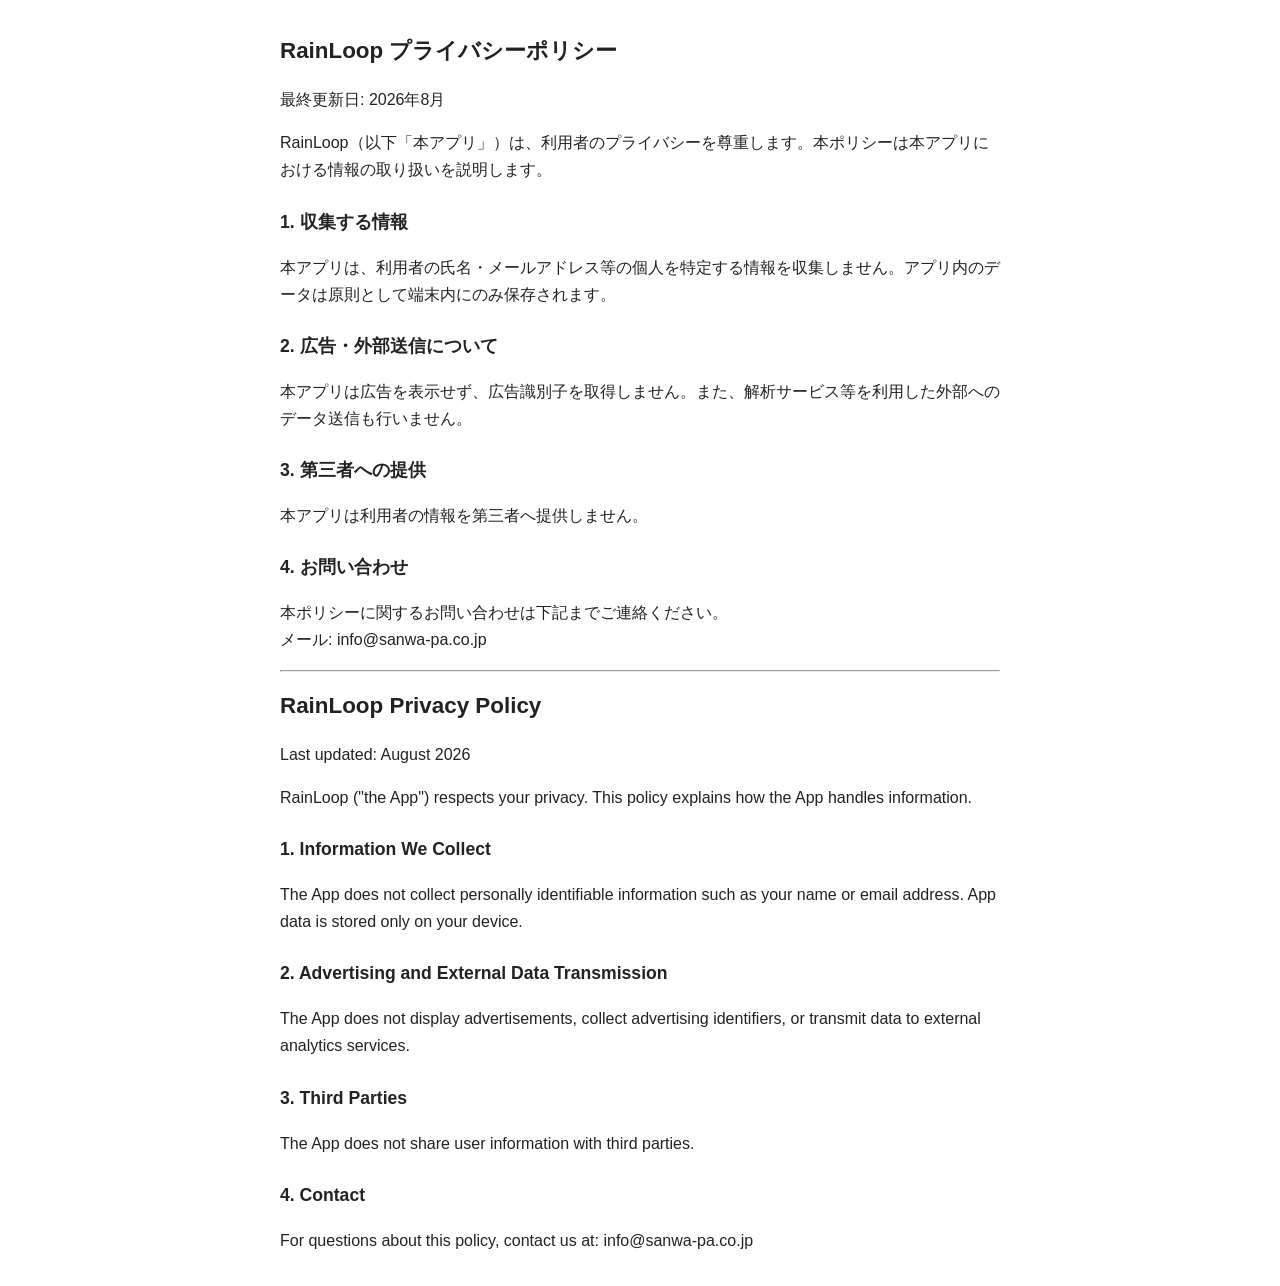
<file: index.html>
<!DOCTYPE html>
<html lang="ja">
<head><meta charset="utf-8"><meta name="viewport" content="width=device-width, initial-scale=1">
<title>RainLoop プライバシーポリシー / Privacy Policy</title>
<style>body{font-family:-apple-system,sans-serif;max-width:720px;margin:2rem auto;padding:0 1rem;line-height:1.7;color:#222}h1{font-size:1.4rem}h2{font-size:1.1rem;margin-top:1.5rem}</style>
</head>
<body>
<h1>RainLoop プライバシーポリシー</h1>
<p>最終更新日: 2026年8月</p>
<p>RainLoop（以下「本アプリ」）は、利用者のプライバシーを尊重します。本ポリシーは本アプリにおける情報の取り扱いを説明します。</p>
<h2>1. 収集する情報</h2>
<p>本アプリは、利用者の氏名・メールアドレス等の個人を特定する情報を収集しません。アプリ内のデータは原則として端末内にのみ保存されます。</p>
<h2>2. 広告・外部送信について</h2>
<p>本アプリは広告を表示せず、広告識別子を取得しません。また、解析サービス等を利用した外部へのデータ送信も行いません。</p>
<h2>3. 第三者への提供</h2>
<p>本アプリは利用者の情報を第三者へ提供しません。</p>
<h2>4. お問い合わせ</h2>
<p>本ポリシーに関するお問い合わせは下記までご連絡ください。<br>メール: info@sanwa-pa.co.jp</p>
<hr>
<h1>RainLoop Privacy Policy</h1>
<p>Last updated: August 2026</p>
<p>RainLoop ("the App") respects your privacy. This policy explains how the App handles information.</p>
<h2>1. Information We Collect</h2>
<p>The App does not collect personally identifiable information such as your name or email address. App data is stored only on your device.</p>
<h2>2. Advertising and External Data Transmission</h2>
<p>The App does not display advertisements, collect advertising identifiers, or transmit data to external analytics services.</p>
<h2>3. Third Parties</h2>
<p>The App does not share user information with third parties.</p>
<h2>4. Contact</h2>
<p>For questions about this policy, contact us at: info@sanwa-pa.co.jp</p>
</body>
</html>
</file>
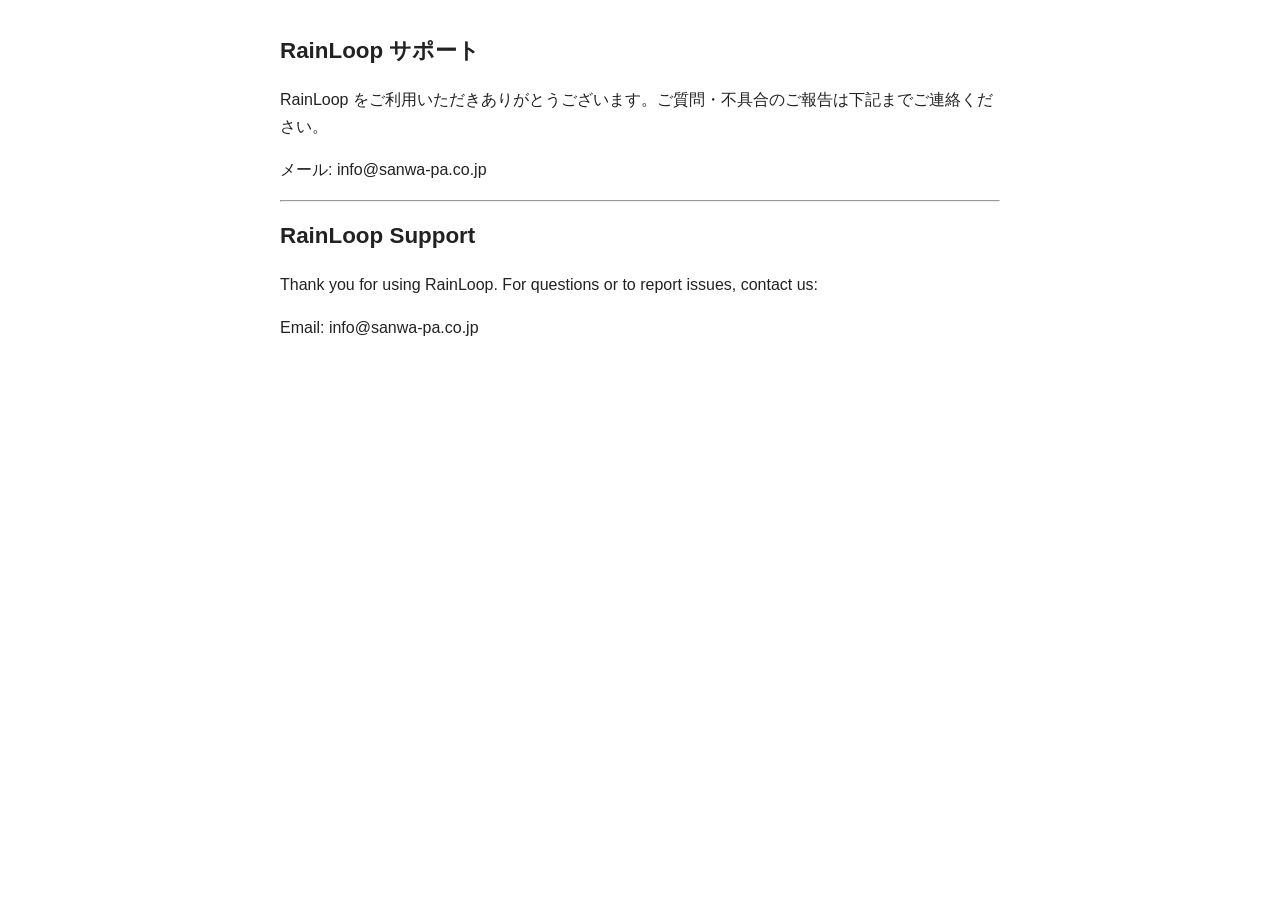
<file: support.html>
<!DOCTYPE html>
<html lang="ja">
<head><meta charset="utf-8"><meta name="viewport" content="width=device-width, initial-scale=1">
<title>RainLoop サポート / Support</title>
<style>body{font-family:-apple-system,sans-serif;max-width:720px;margin:2rem auto;padding:0 1rem;line-height:1.7;color:#222}h1{font-size:1.4rem}</style>
</head>
<body>
<h1>RainLoop サポート</h1>
<p>RainLoop をご利用いただきありがとうございます。ご質問・不具合のご報告は下記までご連絡ください。</p>
<p>メール: info@sanwa-pa.co.jp</p>
<hr>
<h1>RainLoop Support</h1>
<p>Thank you for using RainLoop. For questions or to report issues, contact us:</p>
<p>Email: info@sanwa-pa.co.jp</p>
</body>
</html>
</file>
